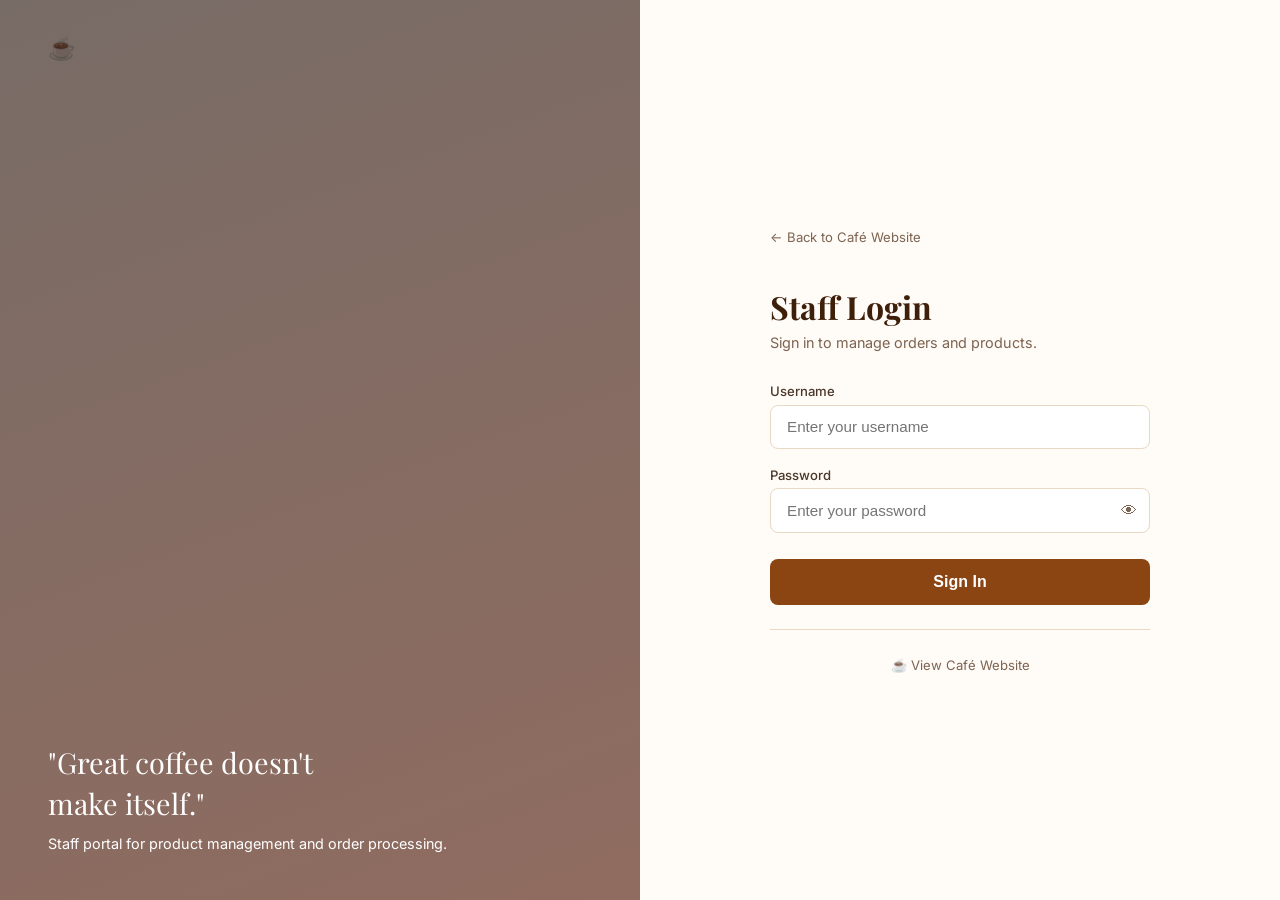
<file: login.html>
<!DOCTYPE html>
<html lang="en">
<head>
    <meta charset="UTF-8">
    <meta name="viewport" content="width=device-width, initial-scale=1.0">
    <title>Staff Login — Cozy Corner Café</title>
    <link rel="preconnect" href="https://fonts.googleapis.com">
    <link href="https://fonts.googleapis.com/css2?family=Playfair+Display:ital,wght@0,600;1,400&family=Inter:wght@300;400;500;600&display=swap" rel="stylesheet">
    <style>
        *, *::before, *::after { box-sizing: border-box; margin: 0; padding: 0; }
        body {
            font-family: 'Inter', sans-serif;
            min-height: 100vh;
            display: grid;
            grid-template-columns: 1fr 1fr;
        }
        /* Left panel — image */
        .login-visual {
            background: url('https://images.unsplash.com/photo-1442512595331-e89e73853f31?w=1200&q=80') center/cover no-repeat;
            position: relative;
            overflow: hidden;
        }
        .login-visual::after {
            content: '';
            position: absolute; inset: 0;
            background: linear-gradient(160deg, rgba(30,10,0,0.6), rgba(107,58,42,0.75));
        }
        .visual-content {
            position: relative; z-index: 1;
            height: 100%;
            display: flex; flex-direction: column;
            justify-content: flex-end;
            padding: 3rem;
            color: #fff;
        }
        .visual-logo {
            position: absolute; top: 2rem; left: 3rem;
            font-family: 'Playfair Display', serif;
            font-size: 1.4rem;
            color: #fff;
            display: flex; align-items: center; gap: 0.5rem;
        }
        .visual-logo em { font-style: italic; opacity: 0.8; }
        .visual-quote {
            font-family: 'Playfair Display', serif;
            font-size: 1.8rem;
            line-height: 1.4;
            margin-bottom: 0.75rem;
        }
        .visual-sub { font-size: 0.9rem; opacity: 0.7; }
        /* Right panel — form */
        .login-form-panel {
            display: flex; flex-direction: column;
            justify-content: center; align-items: center;
            padding: 3rem 4rem;
            background: #FFFBF7;
        }
        .form-container { width: 100%; max-width: 380px; }
        .back-link {
            display: inline-flex; align-items: center; gap: 0.4rem;
            color: #7D6350; font-size: 0.82rem;
            text-decoration: none; margin-bottom: 2.5rem;
            transition: color 0.2s;
        }
        .back-link:hover { color: #3E1F0A; }
        .form-title {
            font-family: 'Playfair Display', serif;
            font-size: 2rem; color: #3E1F0A;
            margin-bottom: 0.4rem;
        }
        .form-sub { color: #7D6350; font-size: 0.9rem; margin-bottom: 2rem; }
        .field { margin-bottom: 1.1rem; }
        .field label {
            display: block; font-size: 0.82rem; font-weight: 500;
            color: #4A3728; margin-bottom: 0.35rem;
        }
        .field input {
            width: 100%; padding: 0.8rem 1rem;
            border: 1.5px solid #E8D9C4;
            border-radius: 8px; font-size: 0.95rem;
            background: #fff; color: #1A0F0A;
            outline: none; transition: border-color 0.2s;
        }
        .field input:focus { border-color: #8B4513; }
        .submit-btn {
            width: 100%; padding: 0.9rem;
            background: #8B4513; color: #fff;
            border: none; border-radius: 8px;
            font-size: 1rem; font-weight: 600;
            cursor: pointer; margin-top: 0.5rem;
            transition: background 0.2s, transform 0.2s;
        }
        .submit-btn:hover { background: #3E1F0A; transform: translateY(-1px); }
        .error-box {
            background: #fee2e2; color: #991b1b;
            border-radius: 8px; padding: 0.8rem 1rem;
            font-size: 0.88rem; margin-bottom: 1.2rem;
            display: none;
        }
        .error-box.show { display: block; }
        .form-footer { margin-top: 2rem; text-align: center; }
        .form-footer a { color: #8B4513; font-size: 0.85rem; text-decoration: none; }
        .form-footer a:hover { text-decoration: underline; }
        .divider { border: none; border-top: 1px solid #E8D9C4; margin: 1.5rem 0; }
        .cafe-link-row { text-align: center; }
        .cafe-link-row a {
            color: #7D6350; font-size: 0.82rem;
            text-decoration: none; transition: color 0.2s;
        }
        .cafe-link-row a:hover { color: #3E1F0A; }
        @media (max-width: 768px) {
            body { grid-template-columns: 1fr; }
            .login-visual { display: none; }
            .login-form-panel { padding: 3rem 1.5rem; }
        }
        /* Entrance animations */
        @keyframes panelFadeUp {
            from { opacity: 0; transform: translateY(20px); }
            to   { opacity: 1; transform: translateY(0); }
        }
        .form-container { animation: panelFadeUp 0.6s ease both; }
        .back-link  { animation: panelFadeUp 0.5s ease both; animation-delay: 0.1s; }
        .form-title { animation: panelFadeUp 0.5s ease both; animation-delay: 0.2s; }
        .form-sub   { animation: panelFadeUp 0.5s ease both; animation-delay: 0.3s; }
        .field:nth-child(1) { animation: panelFadeUp 0.5s ease both; animation-delay: 0.35s; }
        .field:nth-child(2) { animation: panelFadeUp 0.5s ease both; animation-delay: 0.45s; }
        .submit-btn { animation: panelFadeUp 0.5s ease both; animation-delay: 0.55s; }
        /* Glow focus */
        .field input:focus {
            border-color: #8B4513;
            box-shadow: 0 0 0 3px rgba(139,69,19,0.12);
        }
        /* Button loading */
        .submit-btn:disabled { opacity: 0.7; cursor: not-allowed; transform: none; }
        /* Animated logo icon */
        .visual-logo { animation: panelFadeUp 0.8s ease both; animation-delay: 0.1s; }
        .visual-quote { animation: panelFadeUp 0.8s ease both; animation-delay: 0.3s; }
        .visual-sub   { animation: panelFadeUp 0.8s ease both; animation-delay: 0.5s; }
        /* Error box transition */
        .error-box { transition: all 0.3s ease; }
    </style>
</head>
<body>
    <div class="login-visual">
        <a href="cafe/index.html" class="visual-logo">☕ Cozy Corner<em>Café</em></a>
        <div class="visual-content">
            <p class="visual-quote">"Great coffee doesn't<br>make itself."</p>
            <p class="visual-sub">Staff portal for product management and order processing.</p>
        </div>
    </div>
    <div class="login-form-panel">
        <div class="form-container">
            <a href="cafe/index.html" class="back-link">← Back to Café Website</a>
            <h1 class="form-title">Staff Login</h1>
            <p class="form-sub">Sign in to manage orders and products.</p>

            <div class="error-box" id="errorBox"></div>

            <form method="POST" action="login.php" id="loginForm">
                <div class="field">
                    <label for="username">Username</label>
                    <input type="text" id="username" name="username" placeholder="Enter your username" required autocomplete="username">
                </div>
                <div class="field">
                    <label for="password">Password</label>
                    <div style="position:relative;">
                        <input type="password" id="password" name="password" placeholder="Enter your password" required autocomplete="current-password" style="padding-right:2.8rem;">
                        <button type="button" id="pwToggle" onclick="(function(){var i=document.getElementById('password'),b=document.getElementById('pwToggle');i.type=i.type==='password'?'text':'password';b.textContent=i.type==='password'?'👁':'🙈';})()" style="position:absolute;right:0.8rem;top:50%;transform:translateY(-50%);background:none;border:none;cursor:pointer;font-size:1rem;line-height:1;padding:0;color:#7D6350;">👁</button>
                    </div>
                </div>
                <button type="submit" class="submit-btn">Sign In</button>
            </form>
            <hr class="divider">
            <div class="cafe-link-row">
                <a href="cafe/index.html">☕ View Café Website</a>
            </div>
        </div>
    </div>

    <script>
    const params = new URLSearchParams(window.location.search);
    const err = params.get('error');
    if (err) {
        const box = document.getElementById('errorBox');
        box.textContent = decodeURIComponent(err);
        box.classList.add('show');
    }
    // Submit loading state
    document.getElementById('loginForm')?.addEventListener('submit', function() {
        const btn = this.querySelector('.submit-btn');
        if (btn) { btn.disabled = true; btn.textContent = 'Signing in…'; }
    });
    </script>
</body>
</html>
</file>
